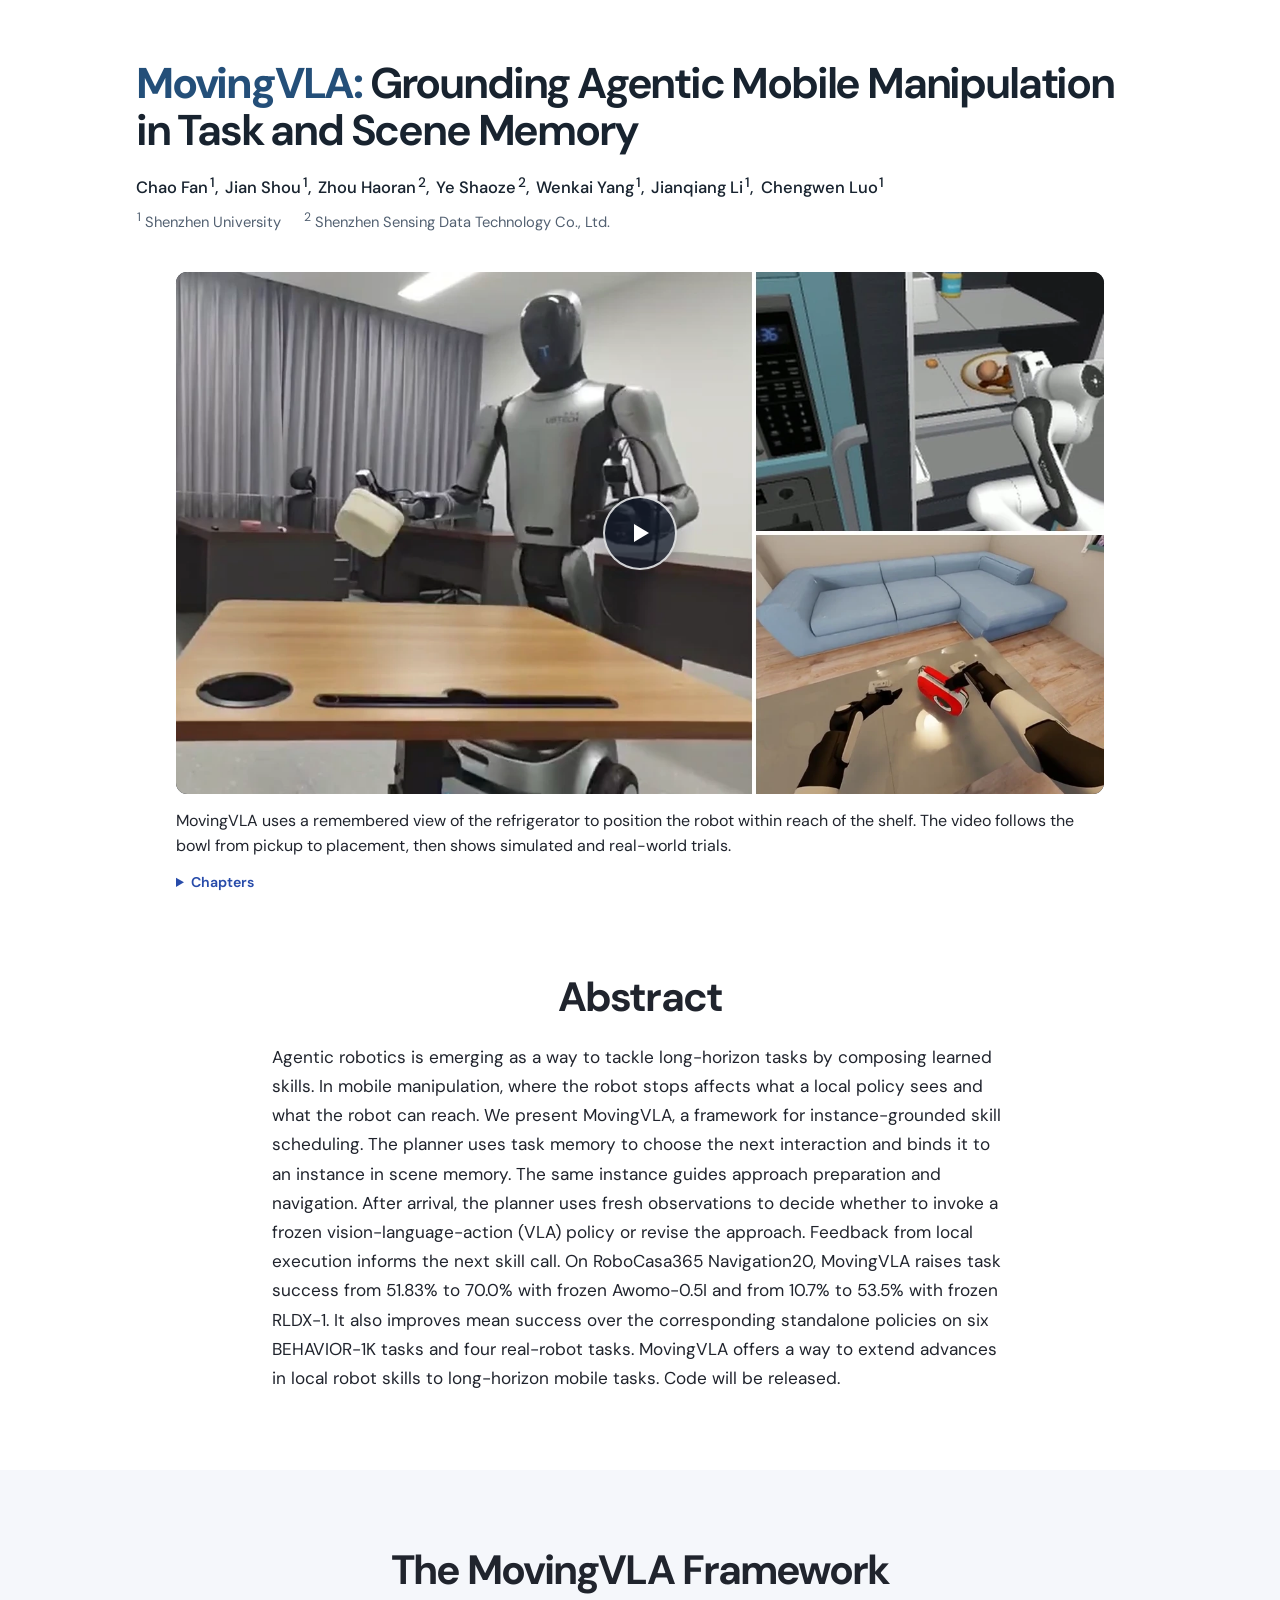
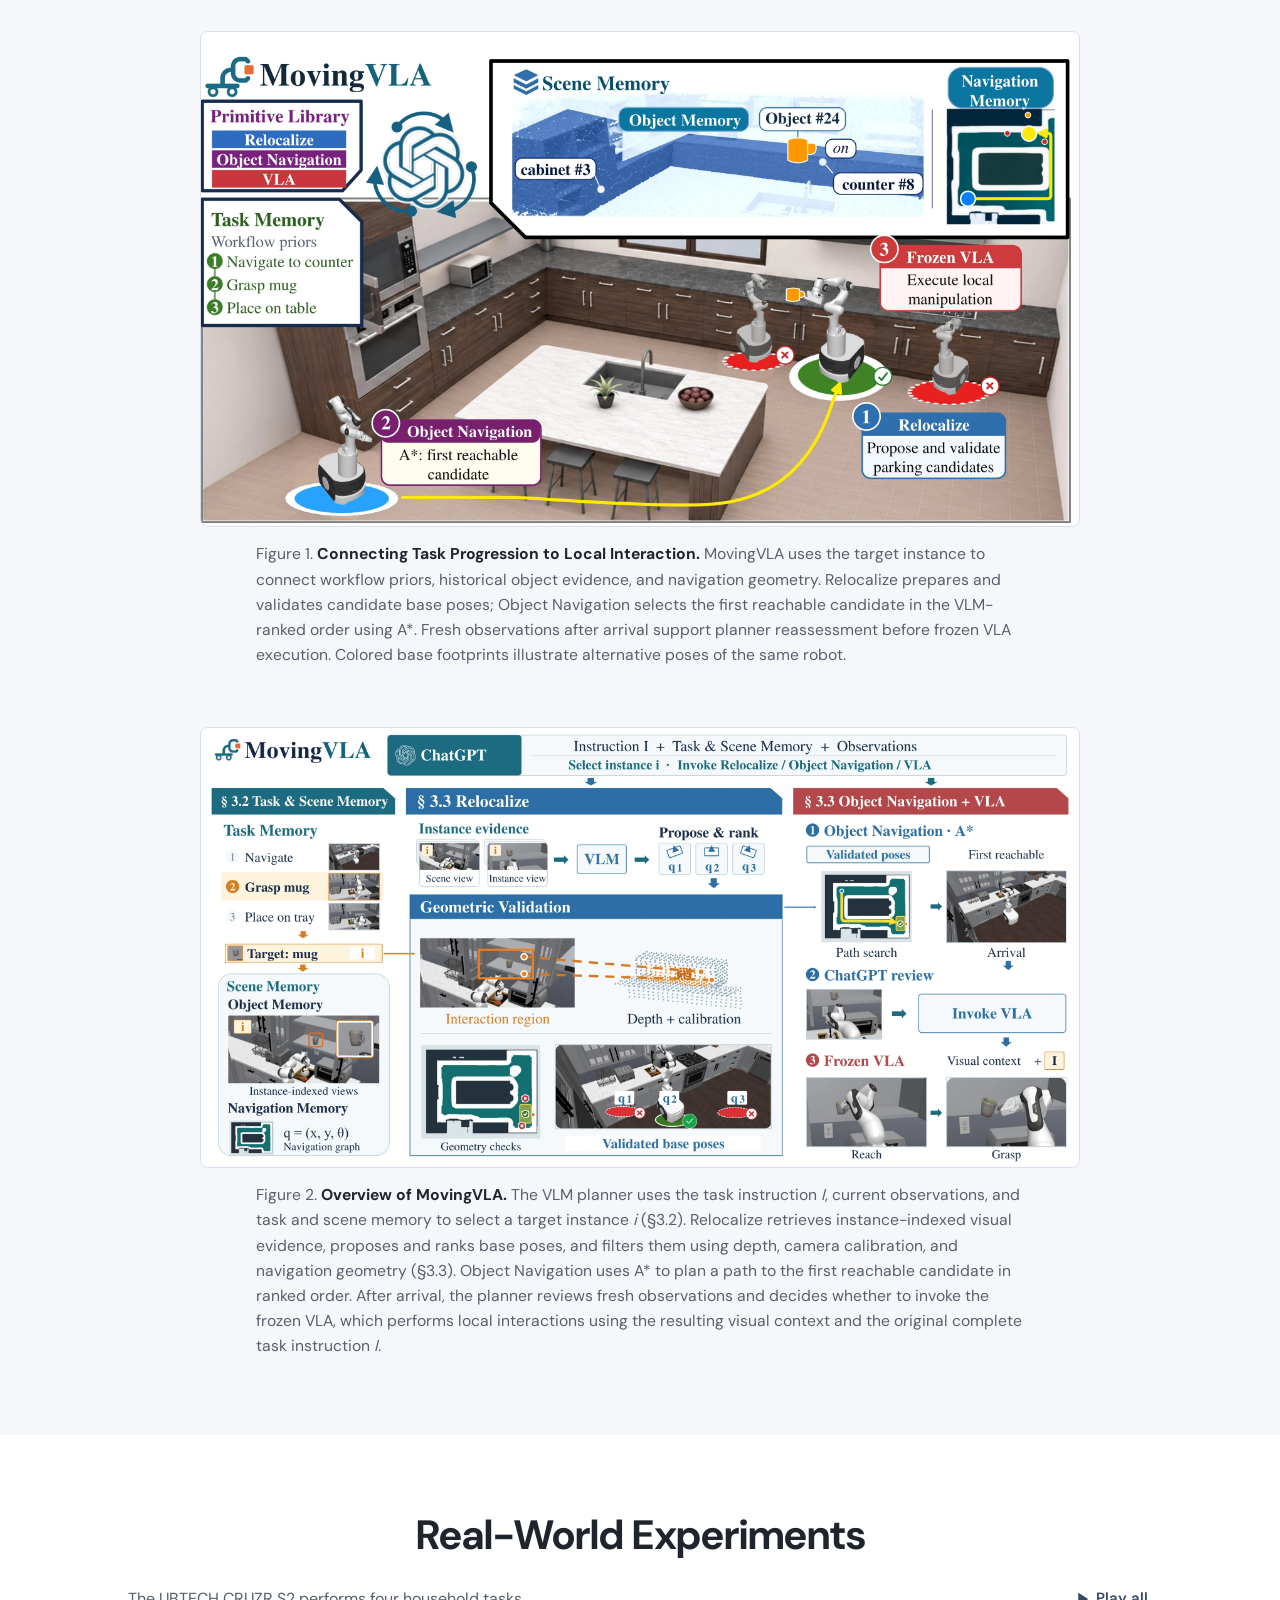
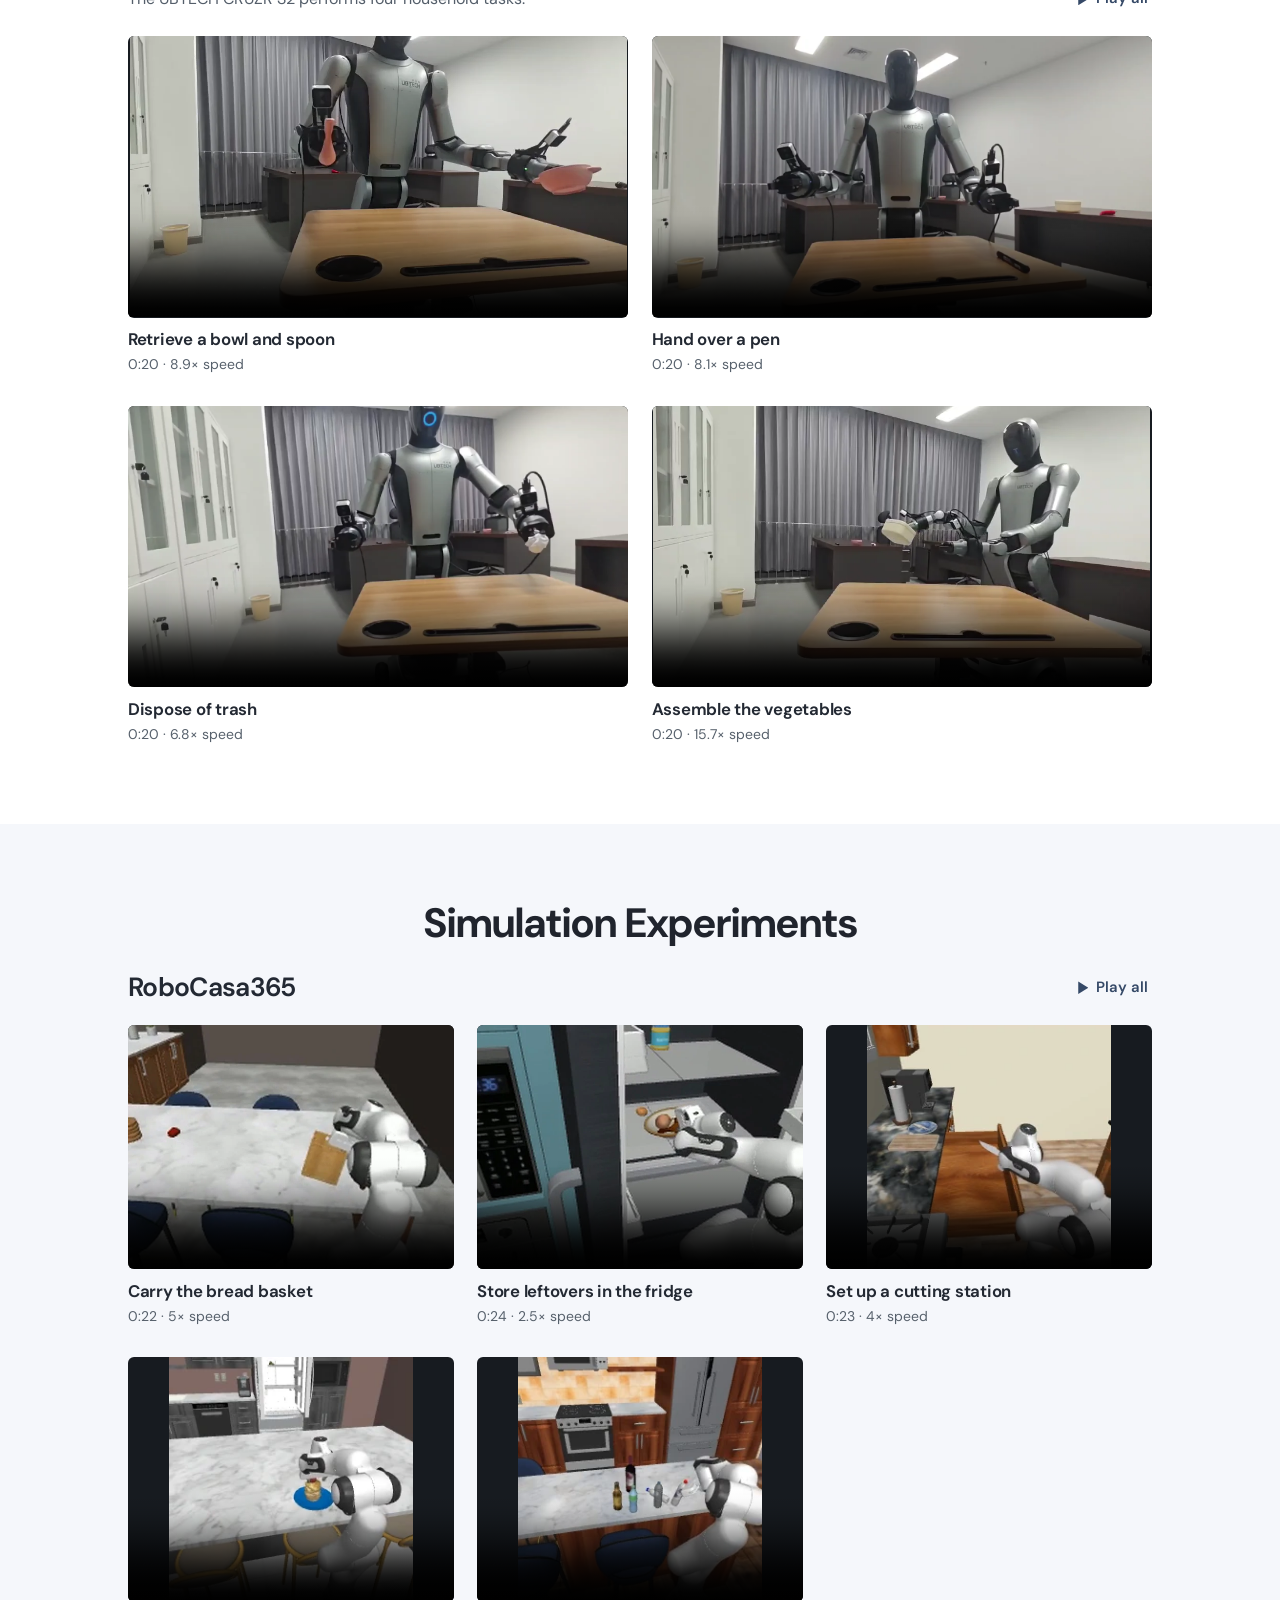
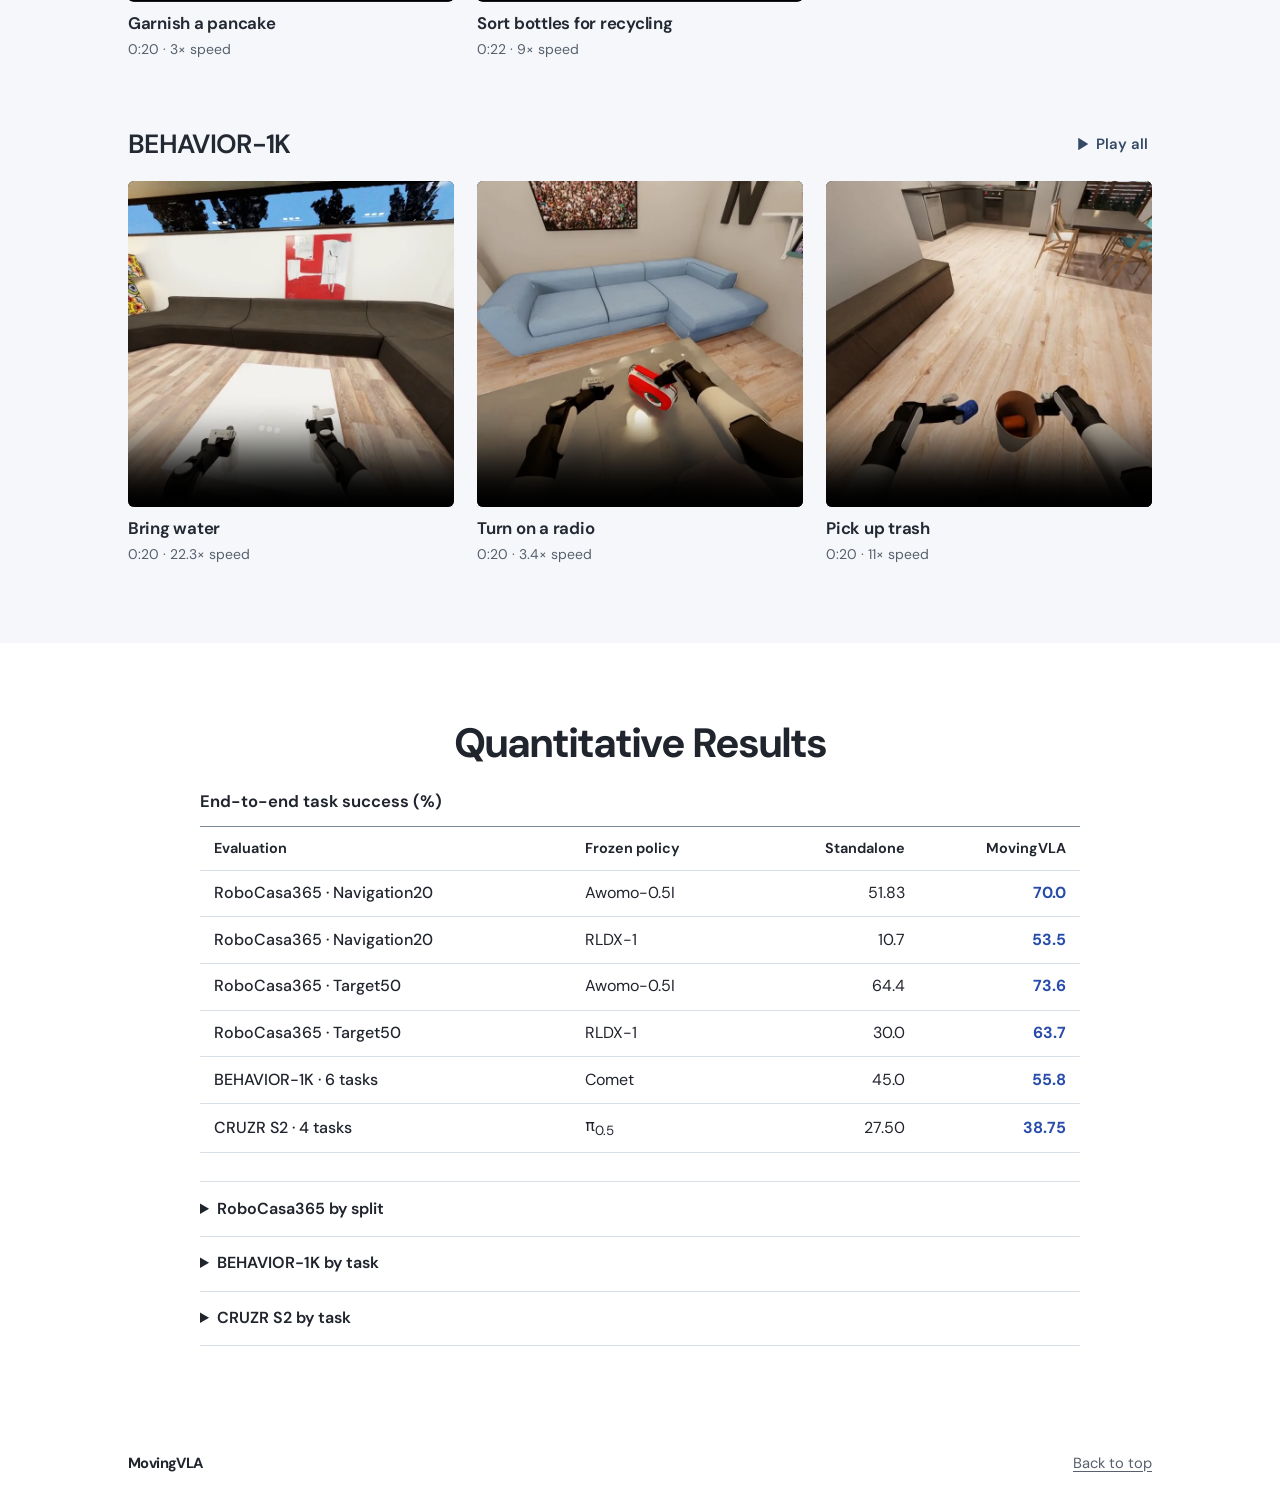
<file: MovingVLA/index.html>
<!doctype html>
<html lang="en">
<head>
  <meta charset="utf-8">
  <meta name="viewport" content="width=device-width, initial-scale=1">
  <meta name="theme-color" content="#ffffff">
  <meta name="description" content="MovingVLA connects task and scene memory to guide a mobile robot between workspaces. Experiments span RoboCasa365, BEHAVIOR-1K, and the physical CRUZR S2.">
  <title>MovingVLA: Grounding Agentic Mobile Manipulation in Task and Scene Memory</title>
  <link rel="icon" type="image/png" href="images/mark.png">
  <link rel="preload" href="fonts/dm-sans-latin.woff2" as="font" type="font/woff2" crossorigin>
  <link rel="stylesheet" href="style.css?v=original-header">
  <link rel="stylesheet" href="demos.css?v=original">
  <script src="page.js" defer></script>
  <script src="demos.js" defer></script>
</head>
<body id="top">
  <a class="skip" href="#film">Skip to overview video</a>
  <header class="paper-header">
    <h1><span class="paper-name">MovingVLA:</span> Grounding Agentic <span class="title-phrase">Mobile Manipulation</span><br class="title-break"> in Task and Scene Memory</h1>
    <p class="byline" id="authors">
      <span>Chao Fan<sup>1</sup>,</span>
      <span>Jian Shou<sup>1</sup>,</span>
      <span>Zhou Haoran<sup>2</sup>,</span>
      <span>Ye Shaoze<sup>2</sup>,</span>
      <span>Wenkai Yang<sup>1</sup>,</span>
      <span>Jianqiang Li<sup>1</sup>,</span>
      <span>Chengwen Luo<sup>1</sup></span>
    </p>
    <p class="affiliations">
      <span><sup>1</sup> Shenzhen University</span>
      <span><sup>2</sup> Shenzhen Sensing Data Technology Co., Ltd.</span>
    </p>
  </header>
  <main id="main">
    <section id="film" class="project-film" aria-labelledby="film-heading">
      <h2 id="film-heading" class="visually-hidden">MovingVLA overview video</h2>
      <figure>
        <div class="film-screen">
          <video id="film-player" width="1920" height="1080" controls playsinline preload="none" poster="media/project-film-cover.webp?v=original" aria-labelledby="film-heading" aria-describedby="film-caption">
            <source src="media/movingvla-film.mp4?v=16" type="video/mp4">
            Your browser does not support embedded video.
          </video>
          <button id="film-cover" type="button" aria-label="Play the MovingVLA overview video" hidden>
            <span class="cover-play" aria-hidden="true"><i></i></span>
          </button>
        </div>
        <figcaption class="film-caption">
          <p id="film-caption">MovingVLA uses a remembered view of the refrigerator to position the robot within reach of the shelf. The video follows the bowl from pickup to placement, then shows simulated and real-world trials.</p>
        </figcaption>
      </figure>
      <details class="chapters">
        <summary>Chapters</summary>
        <nav aria-label="Video chapters">
          <a href="media/movingvla-film.mp4?v=16#t=0" data-chapter="0" aria-current="true"><time>0:00</time> Overview</a>
          <a href="media/movingvla-film.mp4?v=16#t=6" data-chapter="6"><time>0:06</time> Relocalize</a>
          <a href="media/movingvla-film.mp4?v=16#t=21" data-chapter="21"><time>0:21</time> Object navigation</a>
          <a href="media/movingvla-film.mp4?v=16#t=42" data-chapter="42"><time>0:42</time> Local manipulation</a>
          <a href="media/movingvla-film.mp4?v=16#t=52" data-chapter="52"><time>0:52</time> Navigation trajectories</a>
          <a href="media/movingvla-film.mp4?v=16#t=84" data-chapter="84"><time>1:24</time> BEHAVIOR-1K rollouts</a>
          <a href="media/movingvla-film.mp4?v=16#t=104" data-chapter="104"><time>1:44</time> Real-robot rollouts</a>
        </nav>
      </details>
      <p id="film-status" role="status" hidden></p>
    </section>
    <section class="paper-section" id="abstract" aria-labelledby="abstract-title">
      <div class="reading-width">
        <h2 class="section-heading" id="abstract-title">Abstract</h2>
        <p>Agentic robotics is emerging as a way to tackle long-horizon tasks by composing learned skills. In mobile manipulation, where the robot stops affects what a local policy sees and what the robot can reach. We present MovingVLA, a framework for instance-grounded skill scheduling. The planner uses task memory to choose the next interaction and binds it to an instance in scene memory. The same instance guides approach preparation and navigation. After arrival, the planner uses fresh observations to decide whether to invoke a frozen vision-language-action (VLA) policy or revise the approach. Feedback from local execution informs the next skill call. On RoboCasa365 Navigation20, MovingVLA raises task success from 51.83% to 70.0% with frozen Awomo-0.5I and from 10.7% to 53.5% with frozen RLDX-1. It also improves mean success over the corresponding standalone policies on six BEHAVIOR-1K tasks and four real-robot tasks. MovingVLA offers a way to extend advances in local robot skills to long-horizon mobile tasks. Code will be released.</p>
      </div>
    </section>
    <section class="paper-section" id="method" aria-labelledby="method-title">
      <div class="page-width">
        <h2 id="method-title" class="section-heading">The MovingVLA Framework</h2>
        <div class="method-figures" id="figures">
          <figure class="paper-figure" id="figure-1">
            <button type="button" data-paper-figure aria-label="Enlarge figure showing how the robot prepares for a local interaction">
              <img src="paper-figures/fig-1.webp" width="2800" height="1576" loading="lazy" alt="Kitchen views and an overhead map trace one target object from task selection to a base pose for manipulation. Colored robot footprints mark alternative poses.">
            </button>
            <figcaption>Figure 1. <strong>Connecting Task Progression to Local Interaction.</strong> MovingVLA uses the target instance to connect workflow priors, historical object evidence, and navigation geometry. Relocalize prepares and validates candidate base poses; Object Navigation selects the first reachable candidate in the VLM-ranked order using A*. Fresh observations after arrival support planner reassessment before frozen VLA execution. Colored base footprints illustrate alternative poses of the same robot.</figcaption>
          </figure>
          <figure class="paper-figure" id="figure-2">
            <button type="button" data-paper-figure aria-label="Enlarge the MovingVLA system overview">
              <img src="paper-figures/fig-2.webp" width="2800" height="1400" loading="lazy" alt="System diagram showing the planner, the task workflow and scene map, the navigation stages, and observations fed back from the frozen manipulation policy.">
            </button>
            <figcaption>Figure 2. <strong>Overview of MovingVLA.</strong> The VLM planner uses the task instruction <i>I</i>, current observations, and task and scene memory to select a target instance <i>i</i> (§3.2). Relocalize retrieves instance-indexed visual evidence, proposes and ranks base poses, and filters them using depth, camera calibration, and navigation geometry (§3.3). Object Navigation uses A* to plan a path to the first reachable candidate in ranked order. After arrival, the planner reviews fresh observations and decides whether to invoke the frozen VLA, which performs local interactions using the resulting visual context and the original complete task instruction <i>I</i>.</figcaption>
          </figure>
        </div>
      </div>
    </section>
    <section id="demos" class="paper-section" aria-labelledby="demo-title">
      <div class="page-width">
        <h2 class="section-heading" id="demo-title">Real-World Experiments</h2>
        <div class="gallery-panel gallery-real" id="gallery-real" data-gallery-group>
          <div class="gallery-preamble">
            <p id="protocol-real">The UBTECH CRUZR S2 performs four household tasks.</p>
            <button class="gallery-play" type="button" data-gallery-play aria-controls="grid-real" aria-describedby="protocol-real" hidden><span>Play all</span></button>
          </div>
          <p class="gallery-status" role="status" data-gallery-status></p>
          <div class="gallery-grid" id="grid-real">
            <figure class="gallery-trial" data-demo-environment="real">
              <video controls muted playsinline preload="none" poster="demos/real-tableware.webp" aria-labelledby="caption-real-tableware">
                <source src="demos/real-tableware.mp4" type="video/mp4">
              </video>
              <figcaption><h3 id="caption-real-tableware">Retrieve a bowl and spoon</h3><small>0:20 · <span data-speed-timeline="[[0.0,8.9],[2.237059,15.6],[10.098723,6.7],[14.57284,5.6],[19.375,0]]">5.6–15.6×</span> speed</small></figcaption>
            </figure>
            <figure class="gallery-trial" data-demo-environment="real">
              <video controls muted playsinline preload="none" poster="demos/real-pen.webp" aria-labelledby="caption-real-pen">
                <source src="demos/real-pen.mp4" type="video/mp4">
              </video>
              <figcaption><h3 id="caption-real-pen">Hand over a pen</h3><small>0:20 · <span data-speed-timeline="[[0.0,8.1],[3.344323,7.3],[8.16125,5.0],[12.323074,4.0],[18.516266,6.1],[19.375,0]]">4–8.1×</span> speed</small></figcaption>
            </figure>
            <figure class="gallery-trial" data-demo-environment="real">
              <video controls muted playsinline preload="none" poster="demos/real-trash.webp" aria-labelledby="caption-real-trash">
                <source src="demos/real-trash.mp4" type="video/mp4">
              </video>
              <figcaption><h3 id="caption-real-trash">Dispose of trash</h3><small>0:20 · <span data-speed-timeline="[[0.0,6.8],[3.548278,2.3],[15.967249,4.5],[19.375,0]]">2.3–6.8×</span> speed</small></figcaption>
            </figure>
            <figure class="gallery-trial" data-demo-environment="real">
              <video controls muted playsinline preload="none" poster="demos/real-vegetables.webp" aria-labelledby="caption-real-vegetables">
                <source src="demos/real-vegetables.mp4" type="video/mp4">
              </video>
              <figcaption><h3 id="caption-real-vegetables">Assemble the vegetables</h3><small>0:20 · <span data-speed-timeline="[[0.0,15.7],[3.064594,7.8],[6.256879,23.5],[9.789674,9.8],[12.445656,4.9],[18.574843,7.8],[19.375,0]]">4.9–23.5×</span> speed</small></figcaption>
            </figure>
          </div>
        </div>
      </div>
    </section>
    <section id="simulation" class="paper-section" aria-labelledby="simulation-title">
      <div class="page-width">
        <h2 class="section-heading" id="simulation-title">Simulation Experiments</h2>
        <div class="gallery-panel gallery-robocasa" id="gallery-robocasa" data-gallery-group>
          <div class="gallery-preamble">
            <h3 class="gallery-caption" id="platform-robocasa">RoboCasa365</h3>
            <button class="gallery-play" type="button" data-gallery-play aria-controls="grid-robocasa" aria-describedby="platform-robocasa" hidden><span>Play all</span></button>
          </div>
          <p class="gallery-status" role="status" data-gallery-status></p>
          <div class="gallery-grid" id="grid-robocasa">
            <figure class="gallery-trial" data-demo-environment="robocasa">
              <video controls muted playsinline preload="none" poster="demos/robocasa-bread-basket.webp" aria-labelledby="caption-robocasa-bread-basket">
                <source src="demos/robocasa-bread-basket.mp4" type="video/mp4">
              </video>
              <figcaption><h4 id="caption-robocasa-bread-basket">Carry the bread basket</h4><small>0:22 · 5× speed</small></figcaption>
            </figure>
            <figure class="gallery-trial" data-demo-environment="robocasa">
              <video controls muted playsinline preload="none" poster="demos/robocasa-leftovers.webp" aria-labelledby="caption-robocasa-leftovers">
                <source src="demos/robocasa-leftovers.mp4" type="video/mp4">
              </video>
              <figcaption><h4 id="caption-robocasa-leftovers">Store leftovers in the fridge</h4><small>0:24 · 2.5× speed</small></figcaption>
            </figure>
            <figure class="gallery-trial" data-demo-environment="robocasa">
              <video controls muted playsinline preload="none" poster="demos/extra-cutting-station.webp" aria-labelledby="caption-extra-cutting-station">
                <source src="demos/extra-cutting-station.mp4" type="video/mp4">
              </video>
              <figcaption><h4 id="caption-extra-cutting-station">Set up a cutting station</h4><small>0:23 · 4× speed</small></figcaption>
            </figure>
            <figure class="gallery-trial" data-demo-environment="robocasa">
              <video controls muted playsinline preload="none" poster="demos/extra-garnish-pancake.webp" aria-labelledby="caption-extra-garnish-pancake">
                <source src="demos/extra-garnish-pancake.mp4" type="video/mp4">
              </video>
              <figcaption><h4 id="caption-extra-garnish-pancake">Garnish a pancake</h4><small>0:20 · 3× speed</small></figcaption>
            </figure>
            <figure class="gallery-trial" data-demo-environment="robocasa">
              <video controls muted playsinline preload="none" poster="demos/extra-recycle-bottles.webp" aria-labelledby="caption-extra-recycle-bottles">
                <source src="demos/extra-recycle-bottles.mp4" type="video/mp4">
              </video>
              <figcaption><h4 id="caption-extra-recycle-bottles">Sort bottles for recycling</h4><small>0:22 · 9× speed</small></figcaption>
            </figure>
          </div>
        </div>
        <div class="gallery-panel gallery-behavior" id="gallery-behavior" data-gallery-group>
          <div class="gallery-preamble">
            <h3 class="gallery-caption" id="platform-behavior">BEHAVIOR-1K</h3>
            <button class="gallery-play" type="button" data-gallery-play aria-controls="grid-behavior" aria-describedby="platform-behavior" hidden><span>Play all</span></button>
          </div>
          <p class="gallery-status" role="status" data-gallery-status></p>
          <div class="gallery-grid" id="grid-behavior">
            <figure class="gallery-trial" data-demo-environment="behavior">
              <video controls muted playsinline preload="none" poster="demos/behavior-water.webp" aria-labelledby="caption-behavior-water">
                <source src="demos/behavior-water.mp4" type="video/mp4">
              </video>
              <figcaption><h4 id="caption-behavior-water">Bring water</h4><small>0:20 · <span data-speed-timeline="[[0.0,22.3],[3.770853,13.9],[7.003012,22.3],[8.888438,8.4],[11.043211,27.8],[17.687095,11.1],[19.375,0]]">8.4–27.8×</span> speed</small></figcaption>
            </figure>
            <figure class="gallery-trial" data-demo-environment="behavior">
              <video controls muted playsinline preload="none" poster="demos/behavior-radio.webp" aria-labelledby="caption-behavior-radio">
                <source src="demos/behavior-radio.mp4" type="video/mp4">
              </video>
              <figcaption><h4 id="caption-behavior-radio">Turn on a radio</h4><small>0:20 · <span data-speed-timeline="[[0.0,3.4],[5.800898,2.9],[16.242515,2.3],[19.375,0]]">2.3–3.4×</span> speed</small></figcaption>
            </figure>
            <figure class="gallery-trial" data-demo-environment="behavior">
              <video controls muted playsinline preload="none" poster="demos/behavior-trash.webp" aria-labelledby="caption-behavior-trash">
                <source src="demos/behavior-trash.mp4" type="video/mp4">
              </video>
              <figcaption><h4 id="caption-behavior-trash">Pick up trash</h4><small>0:20 · <span data-speed-timeline="[[0.0,11.0],[4.525582,9.9],[7.442069,6.6],[9.101449,11.0],[11.454752,7.7],[13.52359,13.3],[15.258396,5.0],[19.375,0]]">5–13.3×</span> speed</small></figcaption>
            </figure>
          </div>
        </div>
      </div>
    </section>
    <section class="paper-section" id="results" aria-labelledby="results-title">
      <div class="page-width">
        <h2 id="results-title" class="section-heading">Quantitative Results</h2>
        <div class="table-scroll" role="region" aria-label="End-to-end task success (%)" tabindex="0">
          <table class="results-table">
            <caption>End-to-end task success (%)</caption>
            <thead><tr><th scope="col">Evaluation</th><th scope="col">Frozen policy</th><th scope="col">Standalone</th><th scope="col">MovingVLA</th></tr></thead>
            <tbody>
              <tr><th scope="row">RoboCasa365 · Navigation20</th><td>Awomo-0.5I</td><td>51.83</td><td><strong>70.0</strong></td></tr>
              <tr><th scope="row">RoboCasa365 · Navigation20</th><td>RLDX-1</td><td>10.7</td><td><strong>53.5</strong></td></tr>
              <tr><th scope="row">RoboCasa365 · Target50</th><td>Awomo-0.5I</td><td>64.4</td><td><strong>73.6</strong></td></tr>
              <tr><th scope="row">RoboCasa365 · Target50</th><td>RLDX-1</td><td>30.0</td><td><strong>63.7</strong></td></tr>
              <tr><th scope="row">BEHAVIOR-1K · 6 tasks</th><td>Comet</td><td>45.0</td><td><strong>55.8</strong></td></tr>
              <tr><th scope="row">CRUZR S2 · 4 tasks</th><td>π<sub>0.5</sub></td><td>27.50</td><td><strong>38.75</strong></td></tr>
            </tbody>
          </table>
        </div>
        <div class="result-details">
          <details class="result-detail" id="result-robocasa">
            <summary>RoboCasa365 by split</summary>
            <p>Navigation20 comprises 20 composite tasks that require the robot to move between workspaces. Target50 covers 50 atomic and composite tasks. Column headings give the number of tasks per split. A dash marks an unreported result.</p>
            <div class="table-scroll" role="region" aria-label="Navigation20 success (%)" tabindex="0">
              <table class="results-table">
                <caption>Navigation20 success (%)</caption>
                <thead><tr><th scope="col">Method</th><th scope="col">Composite seen (10)</th><th scope="col">Composite unseen (10)</th><th scope="col">Overall</th></tr></thead>
                <tbody>
                  <tr><th scope="row">π<sub>0.5</sub></th><td>5.0</td><td>0.4</td><td>2.7</td></tr>
                  <tr><th scope="row">RLDX-1</th><td>15.4</td><td>6.0</td><td>10.7</td></tr>
                  <tr><th scope="row">Awomo-0.5I</th><td>55.33</td><td>48.33</td><td>51.83</td></tr>
                  <tr><th scope="row">MovingVLA (RLDX-1)</th><td>51.0</td><td>56.0</td><td>53.5</td></tr>
                  <tr><th scope="row">MovingVLA (Awomo-0.5I)</th><td>67.0</td><td>73.0</td><td>70.0</td></tr>
                </tbody>
              </table>
            </div>
            <div class="table-scroll" role="region" aria-label="Target50 success (%)" tabindex="0">
              <table class="results-table">
                <caption>Target50 success (%)</caption>
                <thead><tr><th scope="col">Method</th><th scope="col">Atomic seen (18)</th><th scope="col">Composite seen (16)</th><th scope="col">Composite unseen (16)</th><th scope="col">Overall</th></tr></thead>
                <tbody>
                  <tr><th scope="row">π<sub>0.5</sub></th><td>39.6</td><td>7.1</td><td>1.2</td><td>16.9</td></tr>
                  <tr><th scope="row">RLDX-1</th><td>60.0</td><td>21.3</td><td>5.0</td><td>30.0</td></tr>
                  <tr><th scope="row">HarnessVLA</th><td>87.78</td><td>43.75</td><td>42.50</td><td>59.20</td></tr>
                  <tr><th scope="row">Awomo-0.5I</th><td>86.5</td><td>58.8</td><td>45.2</td><td>64.4</td></tr>
                  <tr><th scope="row">MobiAgent (R3)</th><td><span aria-label="unreported">—</span></td><td>27.50</td><td><span aria-label="unreported">—</span></td><td><span aria-label="unreported">—</span></td></tr>
                  <tr><th scope="row">MovingVLA (RLDX-1)</th><td>88.0</td><td>53.0</td><td>47.0</td><td>63.7</td></tr>
                  <tr><th scope="row">MovingVLA (Awomo-0.5I)</th><td>89.8</td><td>67.3</td><td>61.9</td><td>73.6</td></tr>
                </tbody>
              </table>
            </div>
          </details>
          <details class="result-detail" id="result-behavior">
            <summary>BEHAVIOR-1K by task</summary>
            <p>The simulated R1Pro robot performs six household tasks. The simulator checks the final task state, and each task contributes equally to the mean. Published MobiAgent results cover four of the six tasks.</p>
            <div class="table-scroll" role="region" aria-label="BEHAVIOR-1K success (%)" tabindex="0">
              <table class="results-table">
                <caption>BEHAVIOR-1K success (%)</caption>
                <thead><tr><th scope="col">Task</th><th scope="col">Comet</th><th scope="col">π<sub>0.5</sub>-TA</th><th scope="col">MobiAgent</th><th scope="col">MovingVLA (Comet)</th></tr></thead>
                <tbody>
                  <tr><th scope="row">Pick up trash</th><td>40</td><td>40</td><td>60</td><td>65</td></tr>
                  <tr><th scope="row">Bring water</th><td>70</td><td>10</td><td>60</td><td>75</td></tr>
                  <tr><th scope="row">Move boxes to storage</th><td>90</td><td>60</td><td>70</td><td>90</td></tr>
                  <tr><th scope="row">Turn on a radio</th><td>70</td><td>60</td><td>70</td><td>80</td></tr>
                  <tr><th scope="row">Sort household items</th><td>0</td><td>0</td><td><span aria-label="unreported">—</span></td><td>15</td></tr>
                  <tr><th scope="row">Clear food from a table into a refrigerator</th><td>0</td><td>0</td><td><span aria-label="unreported">—</span></td><td>10</td></tr>
                  <tr><th scope="row">Mean</th><td>45.0</td><td>28.3</td><td><span aria-label="unreported">—</span></td><td>55.8</td></tr>
                </tbody>
              </table>
            </div>
          </details>
          <details class="result-detail" id="result-real">
            <summary>CRUZR S2 by task</summary>
            <p>The UBTECH CRUZR S2 starts from matched configurations for both methods. A human observer judges the final state. Timeouts and interventions count as failures.</p>
            <div class="table-scroll" role="region" aria-label="Physical robot success (%)" tabindex="0">
              <table class="results-table">
                <caption>Physical robot success (%)</caption>
                <thead><tr><th scope="col">Task</th><th scope="col">π<sub>0.5</sub></th><th scope="col">MovingVLA (π<sub>0.5</sub>)</th></tr></thead>
                <tbody>
                  <tr><th scope="row">Pen handover</th><td>50</td><td>50</td></tr>
                  <tr><th scope="row">Trash disposal</th><td>25</td><td>40</td></tr>
                  <tr><th scope="row">Assemble the vegetables</th><td>15</td><td>35</td></tr>
                  <tr><th scope="row">Get a bowl and a spoon</th><td>20</td><td>30</td></tr>
                  <tr><th scope="row">Mean</th><td>27.50</td><td>38.75</td></tr>
                </tbody>
              </table>
            </div>
          </details>
        </div>
      </div>
    </section>
  </main>
  <dialog id="figure-viewer" aria-labelledby="viewer-title">
    <header>
      <h2 id="viewer-title">Method figure</h2>
      <button type="button" id="figure-zoom" aria-pressed="false">Actual size</button>
      <button type="button" id="figure-close" autofocus>Close</button>
    </header>
    <div class="viewer-image" tabindex="0" aria-label="Enlarged paper figure" role="region"><img alt=""></div>
  </dialog>
  <footer class="page-footer">
    <span>MovingVLA</span><a href="#top">Back to top</a>
  </footer>
</body>
</html>
</file>
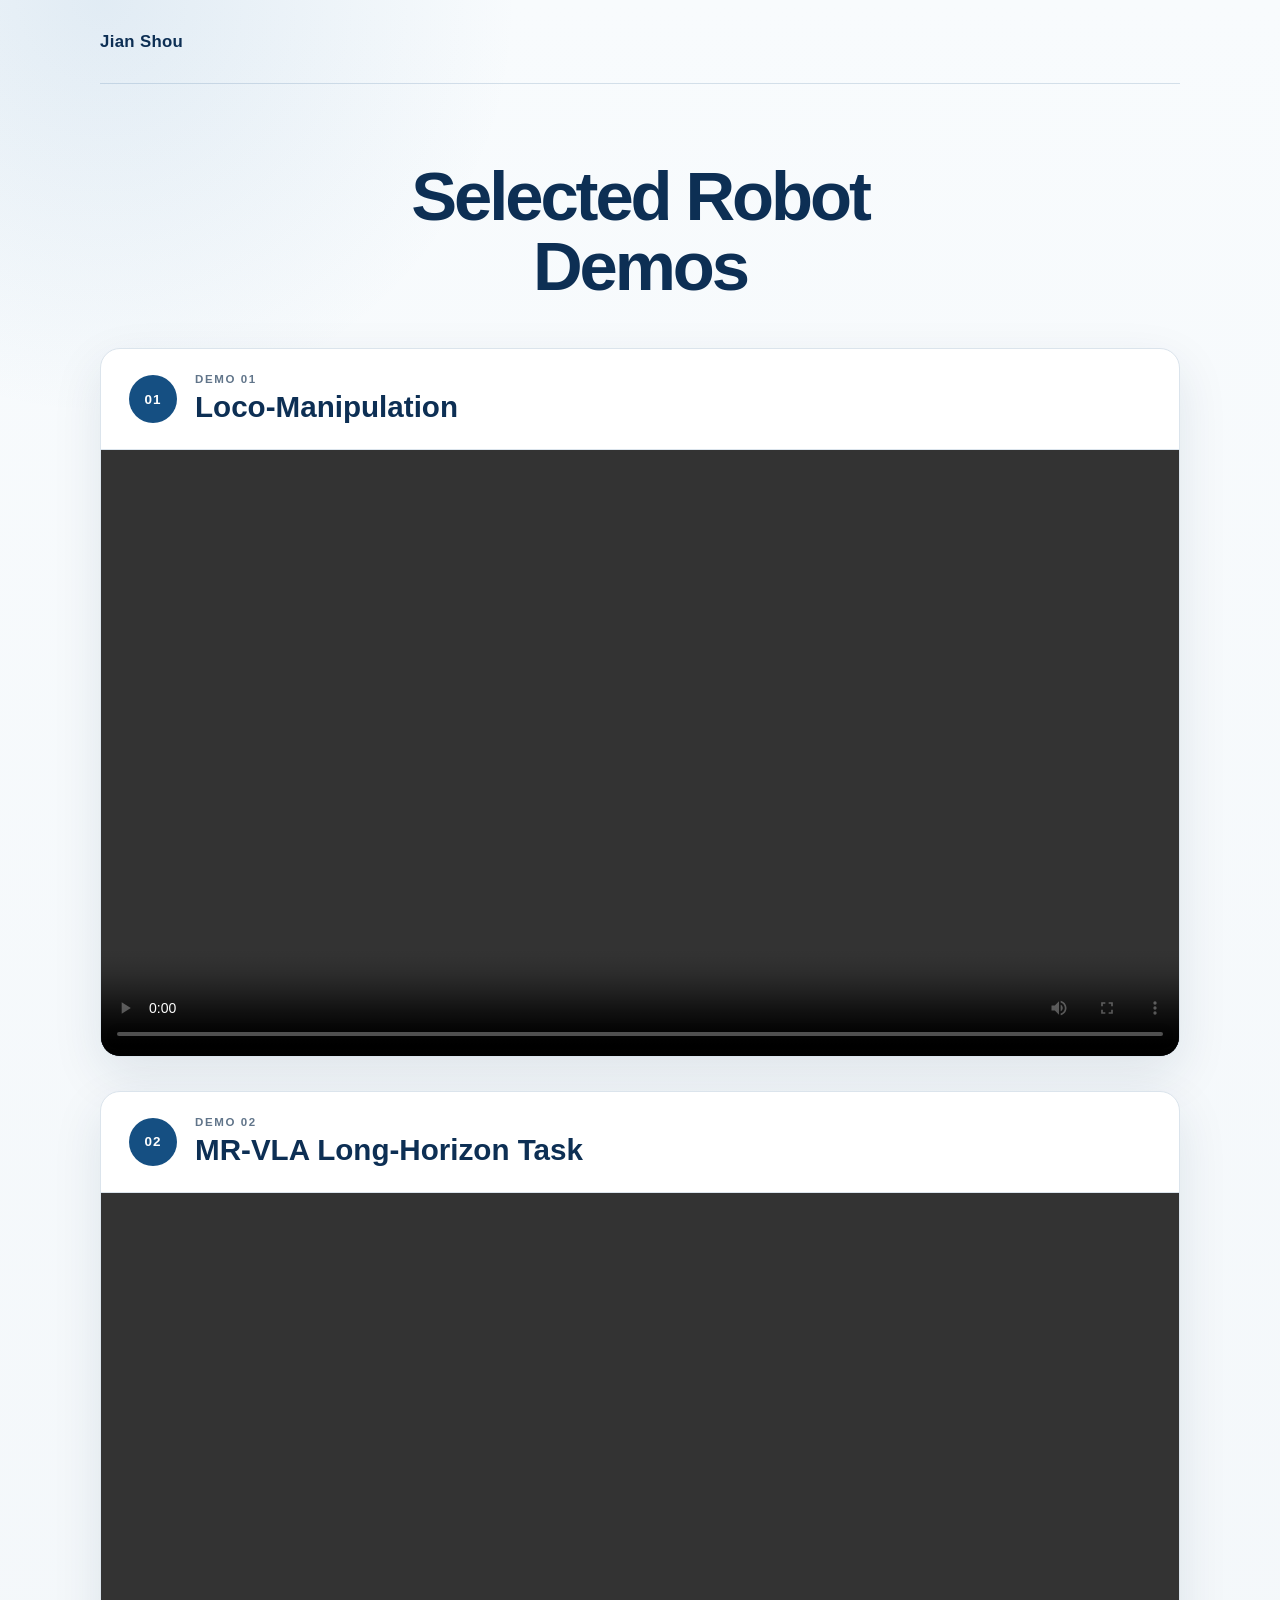
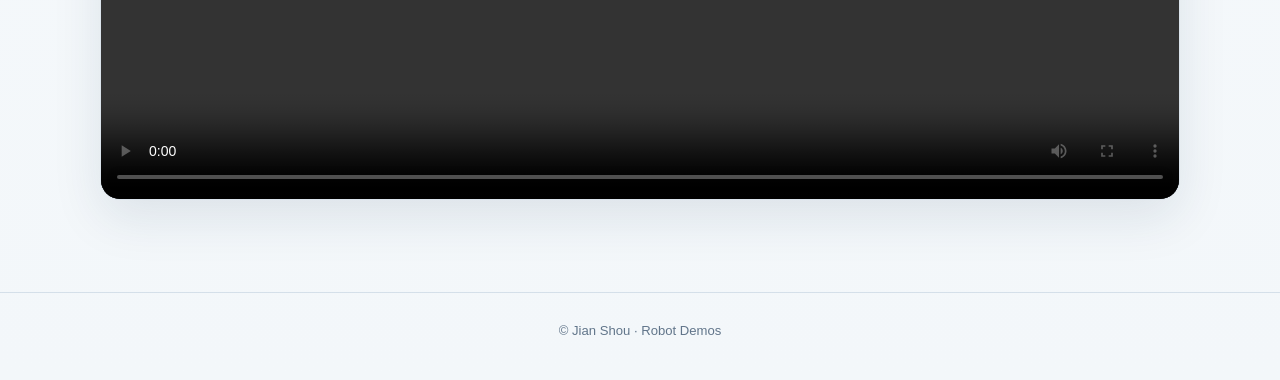
<file: robot-demos/index.html>
<!doctype html>
<html lang="en">
<head>
  <meta charset="utf-8">
  <meta name="viewport" content="width=device-width, initial-scale=1">
  <meta name="description" content="Selected robot demos by Jian Shou: Loco-Manipulation and MR-VLA Long-Horizon Task.">
  <meta name="theme-color" content="#0d2f54">
  <title>Jian Shou · Selected Robot Demos</title>
  <style>
    :root {
      color-scheme: light;
      --ink: #10243a;
      --muted: #61758a;
      --blue: #154f82;
      --blue-dark: #0d2f54;
      --line: #dbe4ec;
      --surface: #ffffff;
      --page: #f3f7fa;
      --shadow: 0 18px 50px rgba(18, 52, 82, 0.10);
    }

    * {
      box-sizing: border-box;
    }

    html {
      scroll-behavior: smooth;
    }

    body {
      margin: 0;
      min-width: 320px;
      color: var(--ink);
      background:
        radial-gradient(circle at 8% 0%, rgba(60, 125, 180, 0.12), transparent 26rem),
        linear-gradient(180deg, #f8fbfd 0%, var(--page) 100%);
      font-family: Inter, ui-sans-serif, -apple-system, BlinkMacSystemFont, "Segoe UI", Arial, sans-serif;
      -webkit-font-smoothing: antialiased;
    }

    a {
      color: inherit;
    }

    .shell {
      width: min(1080px, calc(100% - 40px));
      margin: 0 auto;
    }

    .topbar {
      display: flex;
      align-items: center;
      justify-content: space-between;
      min-height: 84px;
      border-bottom: 1px solid rgba(21, 79, 130, 0.16);
    }

    .name {
      margin: 0;
      color: var(--blue-dark);
      font-size: 1.05rem;
      font-weight: 750;
      letter-spacing: 0.02em;
    }

    main {
      padding: 78px 0 92px;
    }

    .intro {
      max-width: 680px;
      margin: 0 auto 46px;
      text-align: center;
    }

    h1 {
      margin: 0;
      color: var(--blue-dark);
      font-size: clamp(2.1rem, 6vw, 4.3rem);
      font-weight: 780;
      letter-spacing: -0.045em;
      line-height: 1.02;
    }

    .demo-list {
      display: grid;
      gap: 34px;
    }

    .demo-card {
      overflow: hidden;
      background: var(--surface);
      border: 1px solid var(--line);
      border-radius: 20px;
      box-shadow: var(--shadow);
    }

    .demo-head {
      display: grid;
      grid-template-columns: auto 1fr;
      gap: 18px;
      align-items: center;
      padding: 24px 28px;
    }

    .demo-index {
      display: grid;
      place-items: center;
      width: 48px;
      height: 48px;
      color: #ffffff;
      background: var(--blue);
      border-radius: 50%;
      font-size: 0.84rem;
      font-weight: 800;
      letter-spacing: 0.08em;
    }

    .demo-kicker {
      margin: 0 0 4px;
      color: var(--muted);
      font-size: 0.72rem;
      font-weight: 800;
      letter-spacing: 0.14em;
      text-transform: uppercase;
    }

    h2 {
      margin: 0;
      color: var(--blue-dark);
      font-size: clamp(1.3rem, 3vw, 1.85rem);
      line-height: 1.2;
    }

    .video-wrap {
      position: relative;
      background: #07131f;
      border-top: 1px solid var(--line);
    }

    video {
      display: block;
      width: 100%;
      aspect-ratio: 16 / 9;
      background: #07131f;
      object-fit: contain;
    }

    video:focus-visible {
      outline: 3px solid #6ab4ef;
      outline-offset: -3px;
    }

    footer {
      padding: 30px 0 42px;
      color: var(--muted);
      border-top: 1px solid rgba(21, 79, 130, 0.14);
      font-size: 0.82rem;
      text-align: center;
    }

    @media (max-width: 640px) {
      .shell {
        width: min(100% - 24px, 1080px);
      }

      .topbar {
        min-height: 70px;
      }

      main {
        padding: 54px 0 68px;
      }

      .intro {
        margin-bottom: 34px;
      }

      .demo-list {
        gap: 24px;
      }

      .demo-card {
        border-radius: 15px;
      }

      .demo-head {
        gap: 13px;
        padding: 18px;
      }

      .demo-index {
        width: 41px;
        height: 41px;
        font-size: 0.72rem;
      }
    }

    @media (prefers-reduced-motion: reduce) {
      html {
        scroll-behavior: auto;
      }
    }
  </style>
</head>
<body>
  <header class="shell topbar">
    <p class="name">Jian Shou</p>
  </header>

  <main class="shell">
    <section class="intro" aria-labelledby="page-title">
      <h1 id="page-title">Selected Robot Demos</h1>
    </section>

    <section class="demo-list" aria-label="Robot demos">
      <article class="demo-card">
        <div class="demo-head">
          <span class="demo-index" aria-hidden="true">01</span>
          <div>
            <p class="demo-kicker">Demo 01</p>
            <h2>Loco-Manipulation</h2>
          </div>
        </div>
        <div class="video-wrap">
          <video controls preload="metadata" playsinline aria-label="Loco-Manipulation demo video">
            <source src="./videos/locomanip_under_50MB.mp4" type="video/mp4">
            Your browser does not support HTML5 video.
          </video>
        </div>
      </article>

      <article class="demo-card">
        <div class="demo-head">
          <span class="demo-index" aria-hidden="true">02</span>
          <div>
            <p class="demo-kicker">Demo 02</p>
            <h2>MR-VLA Long-Horizon Task</h2>
          </div>
        </div>
        <div class="video-wrap">
          <video controls preload="metadata" playsinline aria-label="MR-VLA Long-Horizon Task demo video">
            <source src="./videos/Mr-VLA_under_50MB.mp4" type="video/mp4">
            Your browser does not support HTML5 video.
          </video>
        </div>
      </article>
    </section>
  </main>

  <footer>
    <div class="shell">© Jian Shou · Robot Demos</div>
  </footer>
</body>
</html>
</file>
<file: MovingVLA/style.css>
@font-face {
  font-family: "DM Sans";
  src: url("fonts/dm-sans-latin.woff2") format("woff2");
  font-weight: 100 1000;
  font-display: swap;
}
:root {
  --ink: #20242d;
  --muted: #58606c;
  --blue: #284caa;
  --line: #d9dfe8;
  --wash: #f5f7fb;
  font: 100%/1.55 "DM Sans", system-ui, sans-serif;
  color: var(--ink);
  background: white;
}
*, *::before, *::after { box-sizing: border-box; }
body, h1, h2, h3, h4, p, figure { margin: 0; }
img, video { display: block; max-width: 100%; }
button, input, select, summary { font: inherit; }
button, summary { cursor: pointer; }
a { color: var(--blue); text-underline-offset: .2em; }
a:hover { text-decoration-thickness: .12em; }
:focus-visible { outline: 3px solid #4971d0; outline-offset: 4px; }
[id] { scroll-margin-top: 1.25rem; }
[hidden] { display: none !important; }
.visually-hidden, .sr-only, .skip:not(:focus) {
  position: absolute; width: 1px; height: 1px; overflow: hidden; clip-path: inset(50%); white-space: nowrap;
}
.skip:focus { position: fixed; z-index: 4; top: .5rem; left: .5rem; padding: .65rem 1rem; background: white; }
.page-width { width: min(64rem, calc(100% - 3rem)); margin-inline: auto; }
.reading-width { width: min(46rem, calc(100% - 3rem)); margin-inline: auto; }
.page-width .reading-width { width: min(100%, 46rem); }
.paper-header {
  --ink: #18232f;
  --muted: #526071;
  --blue: #244f79;
  --gutter: clamp(1rem, 4vw, 2.5rem);
  width: min(63rem, calc(100% - var(--gutter) - var(--gutter)));
  margin-inline: auto;
  color: var(--ink);
  padding-block: clamp(2.5rem, 4.7vw, 4rem) clamp(1.75rem, 3vw, 2.5rem);
}
.paper-header h1 {
  font-size: clamp(2rem, 3.65vw, 2.6875rem);
  font-weight: 655;
  letter-spacing: -.051em;
  line-height: 1.08;
  text-wrap: pretty;
}
.paper-name { font-weight: 750; color: var(--blue); }
.title-phrase { display: inline-block; }
.title-break { display: none; }
@media (min-width: 900px) {
  .title-break { display: initial; }
}
.byline { margin-top: 1.2rem; color: var(--ink); font-size: 1.03rem; font-weight: 525; }
.byline span, .affiliations span { display: inline-block; }
.byline span { margin-inline-end: .21em; }
.affiliations { margin-top: .4rem; color: var(--muted); font-size: .92rem; }
.affiliations span { margin-inline-end: 1.15em; }
.affiliations sup, .byline sup { margin-left: .12em; }
.project-film { width: min(58rem, calc(100% - 3rem)); margin: auto; }
.film-screen { position: relative; isolation: isolate; overflow: hidden; background: #151922; border-radius: .7rem; }
.film-screen video { width: 100%; height: auto; aspect-ratio: 16 / 9; }
#film-cover { position: absolute; inset: 0; width: 100%; border: 0; background: transparent; color: white; display: grid; place-content: center; }
#film-cover:focus-visible { outline-offset: -5px; }
.cover-play { width: clamp(3.3rem, 5.8vw, 5rem); aspect-ratio: 1; display: grid; place-content: center; background: #101929bf; border: 2px solid #fffc; border-radius: 50%; box-shadow: 0 3px 18px #0d15283d; }
.cover-play i { width: 0; height: 0; border-block: .61rem solid transparent; border-left: .98rem solid white; margin-left: .2rem; }
#film-cover:hover .cover-play { background: #223e86ed; }
.film-caption { padding-top: .95rem; }
.film-caption p { color: var(--ink); font-size: 1rem; }
.chapters { margin-top: .65rem; font-size: .88rem; }
.chapters summary { width: fit-content; color: var(--blue); font-weight: 630; padding: .2rem 0; }
.chapters nav { margin-top: .6rem; padding: .9rem 0; border-block: 1px solid var(--line); display: grid; grid-template-columns: repeat(auto-fit, minmax(13rem, 1fr)); gap: .3rem 1rem; }
.chapters a { padding: .35rem 0; color: var(--muted); text-decoration: none; }
.chapters a:hover, .chapters a[aria-current] { color: var(--blue); text-decoration: underline; }
.chapters time { font-variant-numeric: tabular-nums; font-weight: 650; margin-right: .25rem; }
#film-status { color: var(--muted); margin-top: .55rem; }
.paper-section { padding-block: clamp(3.5rem, 6vw, 5.4rem); }
.section-heading { text-align: center; font-size: clamp(1.95rem, 3.2vw, 2.65rem); letter-spacing: -.048em; font-weight: 690; line-height: 1.15; margin-bottom: 1.35rem; }
#abstract p, #method .reading-width p { line-height: 1.7; font-size: 1.075rem; }
#abstract p + p, #method .reading-width p + p { margin-top: .85rem; }
#method, #simulation { background: var(--wash); }
.paper-figure { width: min(100%, 55rem); margin: 2.3rem auto 0; }
.paper-figure + .paper-figure { margin-top: 3.75rem; }
.paper-figure button { width: 100%; padding: 0; display: block; background: white; border: 1px solid var(--line); border-radius: .5rem; overflow: hidden; cursor: zoom-in; }
.paper-figure button:hover { border-color: #7190c8; }
.paper-figure img { width: 100%; height: auto; }
.paper-figure figcaption { max-width: 48rem; margin: .9rem auto 0; color: var(--muted); font-size: .98rem; line-height: 1.6; }
.paper-figure figcaption strong { color: var(--ink); }
.table-scroll { overflow-x: auto; }
.results-table { width: 100%; border-collapse: collapse; text-align: left; font-size: 1rem; font-variant-numeric: tabular-nums; }
.results-table caption { text-align: left; color: var(--ink); font-size: 1.04rem; font-weight: 650; padding: 0 0 .7rem; }
.results-table :is(td, th) { padding: .65rem .85rem; border-bottom: 1px solid var(--line); }
.results-table thead { border-block: 1.5px solid #7c8797; }
.results-table thead th { font-weight: 650; font-size: .9rem; }
.results-table tbody th { font-weight: 500; }
.results-table td { white-space: nowrap; }
.results-table td, .results-table thead th:not(:first-child) { text-align: right; }
#results .page-width { max-width: 55rem; }
#results .page-width > .table-scroll .results-table td:nth-child(2), #results .page-width > .table-scroll thead th:nth-child(2) { text-align: left; }
#results .page-width > .table-scroll .results-table td:last-child { color: var(--blue); font-weight: 690; }
.result-details { margin-top: 1.75rem; border-top: 1px solid var(--line); }
.result-detail .table-scroll + .table-scroll { margin-top: 1.45rem; }
#results details { border-bottom: 1px solid var(--line); }
#results details summary { padding: .9rem 0; font-weight: 620; color: var(--ink); }
#results details summary:hover { color: var(--blue); }
#results details[open] { padding-bottom: 1rem; }
#results details p { margin-bottom: .75rem; color: var(--muted); }
#figure-viewer { width: min(94vw, 96rem); max-height: 94dvh; padding: 0; border: 0; border-radius: .65rem; color: var(--ink); }
#figure-viewer::backdrop { background: #121823c7; }
#figure-viewer header { display: flex; align-items: center; gap: .5rem; padding: .7rem 1rem; border-bottom: 1px solid var(--line); }
#viewer-title { margin-right: auto; font-size: 1rem; }
#figure-viewer button { border: 1px solid var(--line); background: white; color: var(--ink); border-radius: .35rem; font-size: .9rem; padding: .38rem .65rem; flex: none; }
.viewer-image { max-height: 78dvh; overflow: auto; }
.viewer-image img { width: 100%; height: auto; object-fit: contain; max-height: 78dvh; }
.viewer-image.full-size img { max-width: none; max-height: none; width: auto; }
.page-footer { width: min(64rem, calc(100% - 3rem)); margin: auto; display: flex; align-items: center; justify-content: space-between; padding: 1.8rem 0; gap: 1rem; font-size: .92rem; }
.page-footer > span { font-weight: 720; letter-spacing: -.04em; }
.page-footer a { color: var(--muted); }
@media (max-width: 600px) {
  .paper-header { padding-block: 2.2rem 1.45rem; }
  .paper-header h1 { font-size: clamp(1.46rem, 7vw, 2.35rem); }
  .byline { margin-top: 1rem; font-size: .95rem; }
  .affiliations { font-size: .85rem; }
  .project-film, .reading-width, .page-width, .page-footer { width: calc(100% - 2rem); }
  .film-screen { border-radius: .45rem; }
  .film-caption { padding-top: .7rem; }
  .paper-section { padding-block: 3.15rem; }
  #abstract p, #method .reading-width p { font-size: 1rem; }
  .results-table { font-size: .9rem; }
  .results-table :is(td, th) { padding: .55rem .45rem; }
  .paper-figure + .paper-figure { margin-top: 2.35rem; }
  #figure-viewer header { gap: .4rem; padding: .6rem; }
}
</file>
<file: MovingVLA/demos.css>
.gallery-preamble {
  display: flex;
  align-items: center;
  justify-content: space-between;
  gap: 1rem;
  margin: 1.15rem 0;
}
.gallery-preamble p { margin: 0; color: #545e6a; font-size: 1rem; }
.gallery-panel { scroll-margin-top: 1.5rem; }
.gallery-panel + .gallery-panel { margin-top: clamp(2.6rem, 5vw, 4.3rem); }
.gallery-caption {
  margin: 0;
  color: #232933;
  font-size: clamp(1.35rem, 2.3vw, 1.65rem);
  line-height: 1.25;
  font-weight: 620;
  letter-spacing: -.025em;
}
.gallery-play {
  display: inline-flex;
  align-items: center;
  justify-content: center;
  gap: .48rem;
  flex: none;
  padding: .45rem .25rem;
  border: 0;
  color: #354967;
  background: transparent;
  cursor: pointer;
  font: inherit;
  font-size: .93rem;
  font-weight: 600;
}
.gallery-play:hover { color: #284caa; }
.gallery-play::before {
  content: "";
  width: .7rem;
  height: .78rem;
  background: currentColor;
  clip-path: polygon(10% 0, 100% 50%, 10% 100%);
}
.gallery-play.is-playing::before {
  clip-path: none;
  background: linear-gradient(to right, currentColor 32%, transparent 32% 66%, currentColor 66%);
}
.gallery-grid {
  display: grid;
  grid-template-columns: repeat(3, minmax(0, 1fr));
  gap: 1.8rem clamp(.85rem, 2vw, 1.45rem);
}
.gallery-real .gallery-grid { grid-template-columns: repeat(2, minmax(0, 1fr)); }
.gallery-trial { margin: 0; min-width: 0; }
.gallery-trial video {
  width: 100%;
  display: block;
  height: auto;
  aspect-ratio: 4 / 3;
  object-fit: contain;
  background: #171b20;
  border-radius: 6px;
}
.gallery-real video { aspect-ratio: 16 / 9; }
.gallery-behavior video { aspect-ratio: 1; }
.gallery-trial figcaption { margin-top: .65rem; text-align: left; }
.gallery-trial h3, .gallery-trial h4 {
  margin: 0 0 .1rem;
  color: #232933;
  font: inherit;
  font-size: 1.05rem;
  font-weight: 650;
  letter-spacing: -.015em;
  line-height: 1.35;
}
.gallery-trial small { color: #57616c; font-size: .875rem; }
.gallery-play[hidden] { display: none; }
.gallery-status:not(:empty) { margin: .85rem 0; color: #515965; }
.gallery-status:empty { display: none; }
@media (max-width: 760px) {
  .gallery-grid { grid-template-columns: repeat(2, minmax(0, 1fr)); }
}
@media (max-width: 560px) {
  .gallery-grid, .gallery-real .gallery-grid { grid-template-columns: 1fr; gap: 1.45rem; }
  .gallery-preamble { gap: .65rem; margin: .8rem 0; }
  .gallery-preamble p { font-size: .95rem; line-height: 1.45; }
}
</file>
